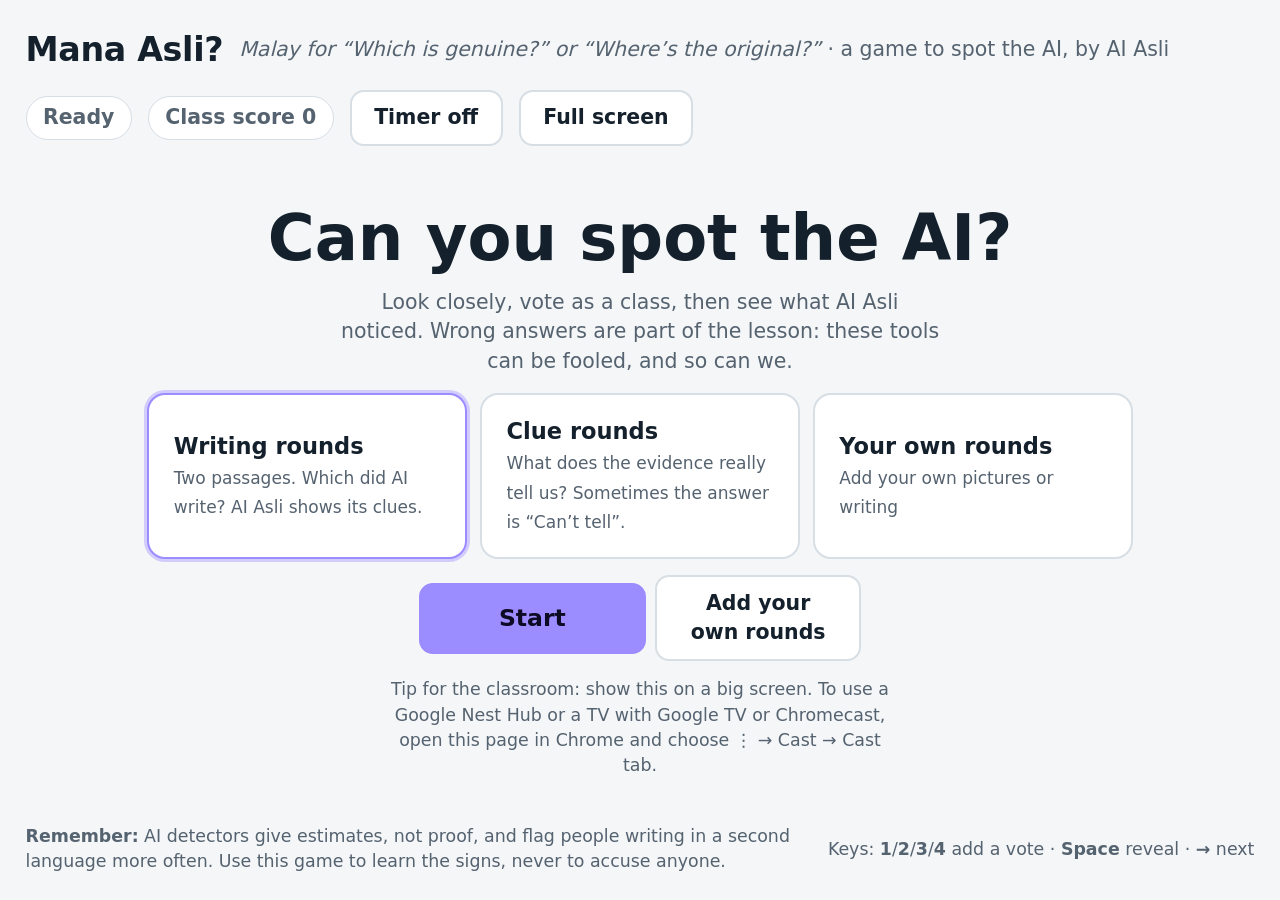
<file: classroom/index.html>
<!doctype html>
<html lang="en">
<head>
<meta charset="utf-8"><link rel="icon" href="../icons/logo.svg" type="image/svg+xml"><link rel="icon" href="../icons/icon32.png" type="image/png" sizes="32x32">
<meta name="viewport" content="width=device-width, initial-scale=1, viewport-fit=cover">
<title>Mana Asli? A classroom game to spot the AI, by AI Asli</title>
<meta name="description" content="A big-screen classroom game: spot AI-written text, weigh the evidence in image clues, and learn why detectors can be wrong.">
<style>
:root{--bg:#F4F6F8;--panel:#FFFFFF;--ink:#14202B;--muted:#55626F;--line:#D7DEE4;--a:#F2B33D;--b:#5BC0EB;--ok:#2E9E68;--bad:#D9573F;--accent:#9B8CFF;color-scheme:light}
@media (prefers-color-scheme:dark){:root:not([data-theme=light]){--bg:#0F1720;--panel:#18222E;--ink:#F3F6F9;--muted:#A7B3BF;--line:#2B3846;--ok:#4CC38A;--bad:#F2705B;color-scheme:dark}}
:root[data-theme=dark]{--bg:#0F1720;--panel:#18222E;--ink:#F3F6F9;--muted:#A7B3BF;--line:#2B3846;--ok:#4CC38A;--bad:#F2705B;color-scheme:dark}
*{box-sizing:border-box}html,body{margin:0;height:100%}body{font:clamp(16px,1.6vw,22px)/1.45 "Segoe UI",system-ui,-apple-system,Roboto,sans-serif;background:var(--bg);color:var(--ink);padding-top:env(safe-area-inset-top,0px);padding-bottom:env(safe-area-inset-bottom,0px)}
button{font:inherit;cursor:pointer;color:inherit}button:focus-visible,a:focus-visible,input:focus-visible,textarea:focus-visible,select:focus-visible{outline:4px solid var(--a);outline-offset:3px}
.app{min-height:100%;display:grid;grid-template-rows:auto 1fr auto;max-width:1500px;margin:0 auto;padding:clamp(12px,2vw,28px)}
header{display:flex;align-items:center;gap:1rem;flex-wrap:wrap}header h1{margin:0;font-size:clamp(22px,2.6vw,38px);letter-spacing:-.01em}header .sub{color:var(--muted)}
.spacer{flex:1}.pill{padding:.3em .8em;border-radius:999px;background:var(--panel);border:1px solid var(--line);color:var(--muted);font-weight:600;white-space:nowrap}
.btn{border:2px solid var(--line);background:var(--panel);border-radius:14px;padding:.55em 1.1em;font-weight:700}.btn:hover{border-color:var(--muted)}.btn.primary{background:var(--accent);border-color:var(--accent);color:#0D0A24}.btn.big{font-size:1.15em;padding:.7em 1.4em}
main{display:grid;align-content:center;gap:clamp(12px,2vw,24px);padding:clamp(10px,2vw,24px) 0}
.start{text-align:center;display:grid;gap:1rem;justify-items:center}.start h2{font-size:clamp(34px,5vw,72px);margin:.2em 0 0;line-height:1.05}.start p{max-width:46ch;color:var(--muted);margin:0 auto}
.modes{display:flex;gap:.8rem;flex-wrap:wrap;justify-content:center}.mode{border:2px solid var(--line);background:var(--panel);border-radius:18px;padding:1em 1.2em;width:min(320px,90vw);text-align:left}.mode[aria-pressed=true]{border-color:var(--accent);box-shadow:0 0 0 3px color-mix(in srgb,var(--accent) 40%,transparent)}.mode b{display:block;font-size:1.1em}.mode small{color:var(--muted)}
.q{font-size:clamp(24px,3.2vw,46px);font-weight:800;text-align:center;margin:0}
.cards{display:grid;grid-template-columns:repeat(auto-fit,minmax(min(100%,420px),1fr));gap:clamp(12px,2vw,24px)}
.card{position:relative;background:var(--panel);border:3px solid var(--line);border-radius:22px;padding:clamp(16px,2vw,28px);display:grid;gap:.6em;align-content:start}
.card .tag{position:absolute;top:-.8em;left:1em;font-weight:800;font-size:1.1em;padding:.1em .7em;border-radius:10px;color:#111}.card.A .tag{background:var(--a)}.card.B .tag{background:var(--b)}
.card p.txt{margin:.4em 0 0;font-size:clamp(18px,2vw,30px);line-height:1.4}.card.win{border-color:var(--ok)}.card.lose{opacity:.75}
.card img{width:100%;max-height:52vh;object-fit:contain;border-radius:12px;background:#000}
.clue{font-family:ui-monospace,Menlo,Consolas,monospace;font-size:clamp(16px,1.7vw,24px);background:color-mix(in srgb,var(--bg) 60%,var(--panel));border-radius:12px;padding:.8em 1em;white-space:pre-wrap;word-break:break-word}
.votes{display:flex;gap:.6rem;flex-wrap:wrap;justify-content:center}.vote{display:flex;align-items:center;gap:.5em;border:2px solid var(--line);background:var(--panel);border-radius:14px;padding:.4em .5em .4em 1em;font-weight:700}
.vote .n{min-width:2.2em;text-align:center;font-size:1.2em}.vote button{width:2.2em;height:2.2em;border-radius:10px;border:0;background:color-mix(in srgb,var(--ink) 12%,transparent);font-weight:800}
.reveal{background:var(--panel);border:2px solid var(--line);border-radius:22px;padding:clamp(14px,2vw,26px);display:grid;gap:.5em}.reveal h3{margin:0;font-size:1.3em}.reveal .right{color:var(--ok)}.reveal .wrong{color:var(--bad)}
.meter{height:.6em;border-radius:999px;background:color-mix(in srgb,var(--ink) 12%,transparent);overflow:hidden}.meter i{display:block;height:100%;background:linear-gradient(90deg,var(--ok),var(--a),var(--bad))}
.hits{display:flex;flex-wrap:wrap;gap:.4em}.hits span{background:color-mix(in srgb,var(--bad) 22%,transparent);border-radius:8px;padding:.1em .5em;font-size:.9em}
mark{background:color-mix(in srgb,var(--bad) 35%,transparent);color:inherit;border-radius:4px;padding:0 .1em}
.discuss{color:var(--muted);font-style:italic}
footer{display:flex;gap:.6rem;align-items:center;flex-wrap:wrap;color:var(--muted);font-size:.85em}footer .fair{flex:1;min-width:260px}
.timer{font-variant-numeric:tabular-nums;font-weight:800}.timer.low{color:var(--bad)}
.builder{background:var(--panel);border:2px solid var(--line);border-radius:22px;padding:1.2em;display:grid;gap:.8em;text-align:left;max-width:900px;width:100%}
.builder textarea,.builder input,.builder select{width:100%;font:inherit;font-size:.9em;padding:.5em .7em;border-radius:10px;border:2px solid var(--line);background:var(--bg);color:var(--ink)}.row{display:flex;gap:.6rem;flex-wrap:wrap;align-items:center}.row>*{flex:1}
.list{display:grid;gap:.4em;font-size:.9em}.list div{display:flex;gap:.6em;align-items:center;border-bottom:1px solid var(--line);padding:.3em 0}.list img{width:64px;height:44px;object-fit:cover;border-radius:6px}
.final{text-align:center;display:grid;gap:1rem;justify-items:center}.final .score{font-size:clamp(60px,10vw,140px);font-weight:900;line-height:1}
.small{font-size:.85em;color:var(--muted)}[hidden]{display:none!important}
@media (prefers-reduced-motion:no-preference){.card,.reveal{animation:pop .25s ease}@keyframes pop{from{transform:translateY(8px);opacity:0}}}
</style>
</head>
<body>
<div class="app">
  <header><h1>Mana Asli?</h1><span class="sub" title="Malay for “Which is genuine?” or “Where’s the original?”"><i>Malay for “Which is genuine?” or “Where’s the original?”</i> · a game to spot the AI, by AI Asli</span><span class="spacer"></span><span class="pill" id="progress">Ready</span><span class="pill" id="scorePill">Class score 0</span><button class="btn" id="timerBtn" aria-pressed="false" title="Turn the 30-second timer on or off">Timer off</button><button class="btn" id="fsBtn">Full screen</button></header>
  <main id="main"></main>
  <footer><span class="fair"><b>Remember:</b> AI detectors give estimates, not proof, and flag people writing in a second language more often. Use this game to learn the signs, never to accuse anyone.</span><span>Keys: <b>1</b>/<b>2</b>/<b>3</b>/<b>4</b> add a vote · <b>Space</b> reveal · <b>→</b> next</span></footer>
</div>
<script src="../detector.js"></script>
<script src="../media.js"></script>
<script src="game.js"></script>
<script src="share.js"></script>
</body>
</html>
</file>
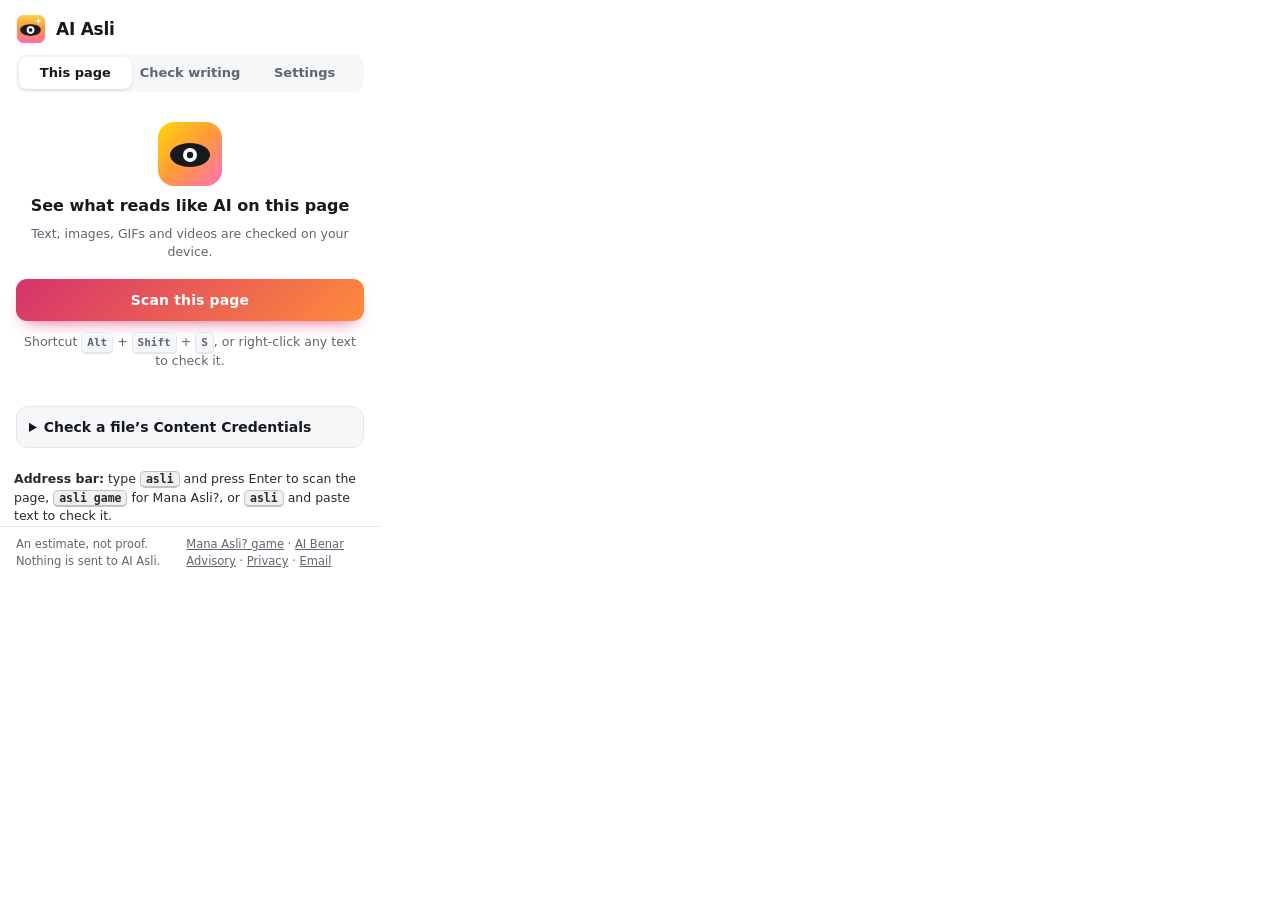
<file: popup.html>
<!doctype html>
<html lang="en">
<head>
<meta charset="utf-8"><link rel="icon" href="icons/logo.svg" type="image/svg+xml"><link rel="icon" href="icons/icon32.png" type="image/png" sizes="32x32">
<title>AI Asli: AI Text, Image and Video Checker</title>
<style>
:root{--bg:#ffffff;--panel:#f6f7f9;--ink:#16191d;--muted:#5d6671;--line:#e3e7eb;--accent:#d6336c;--accent-2:#ff8a3d;--on:#fff;--y:#ffd60a;--o:#ff9a3c;--p:#ff6fb5;--ok:#2f9e6a;color-scheme:light}
@media (prefers-color-scheme:dark){:root{--bg:#17191d;--panel:#202328;--ink:#eef1f4;--muted:#9aa4ae;--line:#30353b;--accent:#ff5c95;--accent-2:#ffa45c;--on:#1a0b11;--ok:#4cc38a;color-scheme:dark}}
*{box-sizing:border-box}
[hidden]{display:none!important}
html,body{margin:0}
body{width:380px;max-height:600px;background:var(--bg);color:var(--ink);font:14px/1.45 system-ui,-apple-system,"Segoe UI",sans-serif;display:flex;flex-direction:column}
button,textarea,input,select{font:inherit;color:inherit}
button{cursor:pointer}
:focus-visible{outline:2px solid var(--accent);outline-offset:2px;border-radius:8px}
header{display:flex;align-items:center;gap:10px;padding:14px 16px 10px}
header img{width:30px;height:30px;border-radius:8px}
header h1{font-size:17px;margin:0;letter-spacing:-.015em}
header .ver{margin-left:auto;font-size:11.5px;color:var(--muted)}
.tabs{display:flex;gap:2px;margin:0 16px;padding:3px;border-radius:11px;background:var(--panel)}
.tabs button{flex:1;height:32px;border:0;border-radius:8px;background:transparent;color:var(--muted);font-weight:650;font-size:13px}
.tabs button[aria-selected=true]{background:var(--bg);color:var(--ink);box-shadow:0 1px 3px rgba(0,0,0,.12)}
main{overflow:auto;padding:12px 16px 14px;flex:1}
section{display:grid;gap:12px}
.primary{width:100%;height:42px;border:0;border-radius:11px;background:linear-gradient(135deg,var(--accent),var(--accent-2));color:#fff;font-weight:750;letter-spacing:.01em;box-shadow:0 8px 18px -10px var(--accent)}
.primary:hover{filter:brightness(1.05)}.primary:disabled{opacity:.5;cursor:default;box-shadow:none}
.ghost{height:34px;padding:0 12px;border:1px solid var(--line);border-radius:9px;background:var(--bg);font-weight:600;font-size:13px}
.ghost:hover{background:var(--panel)}
.row{display:flex;gap:8px;align-items:center}.row>*{flex:1}
.hero{display:grid;justify-items:center;text-align:center;gap:8px;padding:18px 8px 6px}
.hero svg{width:64px;height:64px}
.hero h2{margin:0;font-size:16px}
.muted{color:var(--muted);font-size:12.5px;margin:0}
kbd{font:600 11px/1 ui-monospace,monospace;padding:3px 5px;border:1px solid var(--line);border-bottom-width:2px;border-radius:5px;background:var(--panel)}
.card{background:var(--panel);border-radius:14px;padding:12px}
.score{display:grid;grid-template-columns:84px 1fr;gap:12px;align-items:center}
.ring{position:relative;width:84px;height:84px}
.ring svg{width:84px;height:84px;transform:rotate(-90deg)}
.ring b{position:absolute;inset:0;display:grid;place-items:center;font-size:22px;font-variant-numeric:tabular-nums;letter-spacing:-.02em}
.ring b small{font-size:12px;font-weight:600}
.verdict{font-weight:700;font-size:14.5px;line-height:1.3}
.chips{display:flex;flex-wrap:wrap;gap:6px;margin-top:6px}
.chip{display:inline-flex;align-items:center;gap:5px;padding:2px 8px;border-radius:999px;background:var(--bg);border:1px solid var(--line);font-size:12px;font-weight:600}
.chip i{width:9px;height:9px;border-radius:50%}
.y{background:var(--y)}.o{background:var(--o)}.p{background:var(--p)}.n{background:var(--ok)}
h3{margin:2px 0 0;font-size:12.5px;text-transform:uppercase;letter-spacing:.06em;color:var(--muted)}
.list{display:grid;gap:6px}
.item{display:grid;grid-template-columns:auto 1fr;gap:10px;align-items:center;width:100%;text-align:left;padding:8px 10px;border:1px solid var(--line);border-radius:10px;background:var(--bg)}
.item:hover{border-color:var(--accent)}
.item .txt{font-size:12.5px;line-height:1.35;display:-webkit-box;-webkit-line-clamp:2;-webkit-box-orient:vertical;overflow:hidden}
.pill{min-width:44px;text-align:center;padding:3px 6px;border-radius:8px;font-weight:800;font-size:12px;color:#1b1f24;font-variant-numeric:tabular-nums}
.thumb{width:44px;height:44px;border-radius:8px;object-fit:cover;background:var(--panel);display:block}
.mediaRow{grid-template-columns:44px 1fr auto}
.note{display:flex;gap:8px;align-items:flex-start;padding:10px;border-radius:10px;background:color-mix(in srgb,var(--accent) 9%,var(--bg));font-size:12.5px}
textarea{width:100%;min-height:128px;resize:vertical;padding:10px 12px;border:1px solid var(--line);border-radius:11px;background:var(--bg);line-height:1.45}
textarea:focus{outline:none;border-color:var(--accent);box-shadow:0 0 0 3px color-mix(in srgb,var(--accent) 22%,transparent)}
.meter{height:8px;border-radius:999px;background:var(--line);overflow:hidden}.meter i{display:block;height:100%;border-radius:999px}
.give{display:grid;gap:5px}
.give div{display:flex;align-items:center;gap:6px;flex-wrap:wrap;font-size:12.5px}
.give q{font-weight:700;quotes:"“" "”"}
.give .alt{color:var(--ok);font-weight:600}
ul.tips{margin:0;padding-left:18px;display:grid;gap:4px;font-size:12.5px}
.preview{font-size:12.5px;line-height:1.6;max-height:160px;overflow:auto;padding:10px;border:1px solid var(--line);border-radius:10px;background:var(--bg)}
.preview span{border-radius:3px;padding:1px 0}
.preview .sy{background:rgba(255,214,10,.35)}.preview .so{background:rgba(255,154,60,.35)}.preview .sp{background:rgba(255,111,181,.35)}
label.sw{display:flex;align-items:center;justify-content:space-between;gap:10px;font-size:13.5px;cursor:pointer;padding:4px 0}
label.sw input{appearance:none;width:36px;height:21px;border-radius:999px;background:var(--line);position:relative;flex:none;transition:background .15s;cursor:pointer}
label.sw input::after{content:"";position:absolute;top:2px;left:2px;width:17px;height:17px;border-radius:50%;background:#fff;box-shadow:0 1px 2px rgba(0,0,0,.25);transition:left .15s}
label.sw input:checked{background:var(--accent)}label.sw input:checked::after{left:17px}
input[type=range]{width:100%;accent-color:var(--accent)}
.set{display:grid;gap:4px;padding:10px 0;border-bottom:1px solid var(--line)}
.set:last-child{border:0}
footer{padding:9px 16px;border-top:1px solid var(--line);font-size:11.5px;color:var(--muted);display:flex;justify-content:space-between;gap:8px}
footer a{color:inherit}
.toast{position:fixed;left:50%;bottom:44px;transform:translate(-50%,8px);opacity:0;background:var(--ink);color:var(--bg);padding:7px 12px;border-radius:9px;font-size:12.5px;font-weight:600;transition:.2s;pointer-events:none}
.toast.show{opacity:1;transform:translate(-50%,0)}
@media (prefers-reduced-motion:reduce){*{transition:none!important}}
.card.fair{background:#FFF7E6;border:1px solid #F2D49B;color:#5B4100;font-size:12.5px;line-height:1.45}
.cc{margin-top:12px;border:1px solid var(--line);border-radius:12px;background:var(--panel);padding:10px 12px}
.cc summary{cursor:pointer;font-weight:700}
.cc-pick{display:block;margin:8px 0}.cc-pick input{position:absolute;opacity:0;width:1px;height:1px}
.cc-pick span{display:inline-block;padding:8px 14px;border-radius:10px;border:1px solid var(--line);background:var(--bg);font-weight:650;cursor:pointer}
.cc-pick input:focus-visible+span{outline:2px solid var(--accent);outline-offset:2px}
.cc-v{border-radius:10px;padding:10px;margin-top:6px;border:1px solid var(--line);background:var(--bg)}
.cc-v h3{margin:0 0 4px;font-size:14px}.cc-v dl{display:grid;grid-template-columns:auto 1fr;gap:3px 10px;margin:8px 0 0;font-size:12.5px}.cc-v dt{color:var(--muted)}.cc-v dd{margin:0;overflow-wrap:anywhere}
.cc-v ul{margin:8px 0 0;padding-left:18px;font-size:12.5px}.cc-ok h3{color:#2f855a}.cc-warn h3{color:#8a5a12}.cc-bad h3{color:#c53030}
@media (prefers-color-scheme:dark){.cc-ok h3{color:#68d391}.cc-warn h3{color:#f6ad55}.cc-bad h3{color:#fc8181}}
</style>
<style>.omni{margin:8px 0 0;font-size:12.5px;line-height:1.5;color:inherit;opacity:.92}.omni b{font-weight:700}.omni kbd{font:600 11.5px ui-monospace,SFMono-Regular,Menlo,monospace;border:1px solid rgba(127,127,127,.45);border-bottom-width:2px;border-radius:5px;padding:0 5px;background:rgba(127,127,127,.12);white-space:nowrap}</style></head>
<body>
<header><img src="icons/icon48.png" alt=""><h1>AI Asli</h1><span class="ver" id="ver"></span></header>
<nav class="tabs" role="tablist" aria-label="Sections">
  <button role="tab" id="t-page" aria-controls="s-page" aria-selected="true">This page</button>
  <button role="tab" id="t-text" aria-controls="s-text" aria-selected="false">Check writing</button>
  <button role="tab" id="t-set" aria-controls="s-set" aria-selected="false">Settings</button>
</nav>
<main>
  <!-- PAGE -->
  <section id="s-page" role="tabpanel" aria-labelledby="t-page">
    <div class="hero" id="hero">
      <svg viewBox="0 0 64 64" aria-hidden="true"><defs><linearGradient id="g" x1="0" y1="0" x2="1" y2="1"><stop offset="0" stop-color="#ffd60a"/><stop offset=".5" stop-color="#ff9a3c"/><stop offset="1" stop-color="#ff6fb5"/></linearGradient></defs><rect width="64" height="64" rx="16" fill="url(#g)"/><ellipse cx="32" cy="33" rx="20" ry="12" fill="#16191d"/><circle cx="32" cy="33" r="7" fill="#fff"/><circle cx="32" cy="33" r="3.2" fill="#16191d"/></svg>
      <h2>See what reads like AI on this page</h2>
      <p class="muted">Text, images, GIFs and videos are checked on your device.</p>
    </div>
    <button class="primary" id="scan">Scan this page</button>
    <p class="muted" style="text-align:center" id="shortcut">Shortcut <kbd>Alt</kbd> + <kbd>Shift</kbd> + <kbd>S</kbd>, or right-click any text to check it.</p>
    <div id="results" hidden aria-live="polite"></div>
    <p class="muted" id="week"></p>
    <details class="cc" id="ccBox">
      <summary>Check a file’s Content Credentials</summary>
      <p class="muted">Choose an image or video, for example one someone sent you. AI Asli verifies its Content Credentials (C2PA) on this device: nothing is uploaded.</p>
      <label class="cc-pick"><input type="file" id="ccFile" accept="image/*,video/mp4,video/quicktime,.heic,.avif,.webp"><span>Choose a file</span></label>
      <div id="ccOut" aria-live="polite"></div>
    </details>
  </section>

  <!-- WRITING -->
  <section id="s-text" role="tabpanel" aria-labelledby="t-text" hidden>
    <label for="txt" class="muted">Paste any text, including your own draft, to see how AI-like it reads and how to make it sound more like you.</label>
    <textarea id="txt" placeholder="Paste text here (at least 25 words)"></textarea>
    <div class="row"><span class="muted" id="wc">0 words</span><button class="primary" id="checkTxt" disabled style="flex:0 0 150px;height:38px">Check writing</button></div>
    <div id="tResults" hidden aria-live="polite"></div>
  </section>

  <!-- SETTINGS -->
  <section id="s-set" role="tabpanel" aria-labelledby="t-set" hidden>
    <div class="set"><div class="row" style="justify-content:space-between"><strong style="flex:none">Highlight from</strong><strong id="thOut" style="flex:none">50%</strong></div><input type="range" id="threshold" min="50" max="90" step="5" value="50" aria-label="Only highlight above this likelihood"><p class="muted">Raise this to see only the strongest cases.</p></div>
    <div class="set">
      <label class="sw">Underline giveaway phrases<input type="checkbox" id="phrases"></label>
      <label class="sw">Check images, GIFs and videos<input type="checkbox" id="media"></label>
      <label class="sw">Keep checking as the page loads more<input type="checkbox" id="watch"></label>
    </div>
    <div class="set">
      <label class="sw">Read image details (deeper media check)<input type="checkbox" id="deep"></label>
      <label class="sw">Scan every page automatically<input type="checkbox" id="auto"></label>
      <p class="muted">Both ask Chrome for access to the sites you visit, so AI Asli can read image metadata or scan without a click. Nothing is sent to AI Asli.</p>
    </div>
    <div class="set"><label for="skip"><strong>Never scan these sites</strong></label><textarea id="skip" style="min-height:58px" placeholder="example.com, mail.google.com"></textarea></div>
    <div class="set"><div class="row"><button class="ghost" id="clear">Remove highlights</button><button class="ghost" id="resetStats">Clear my stats</button></div><button class="ghost" id="welcome">How AI Asli works</button></div>
  </section>
</main>
<p class="omni" style="padding:0 14px"><b>Address bar:</b> type <kbd>asli</kbd> and press Enter to scan the page, <kbd>asli game</kbd> for Mana Asli?, or <kbd>asli</kbd> and paste text to check it.</p>
<footer><span>An estimate, not proof. Nothing is sent to AI Asli.</span><span><a href="classroom/index.html" id="gameLink" title="Mana Asli? (Malay for “Which is genuine?” or “Where’s the original?”): a classroom game to spot AI-made passages and pictures">Mana Asli? game</a> · <a href="https://suhaimizainalshah.github.io/AI-Benar-Advisory/" target="_blank" rel="noopener">AI Benar Advisory</a> · <a href="https://github.com/suhaimizainalshah/ai-asli/blob/main/privacy.html" target="_blank" rel="noopener">Privacy</a> · <a href="mailto:suhaimizainalshah@gmail.com">Email</a></span></footer>
<div class="toast" id="toast" role="status"></div>
<script src="detector.js"></script>
<script src="popup.js"></script>
</body>
</html>
</file>
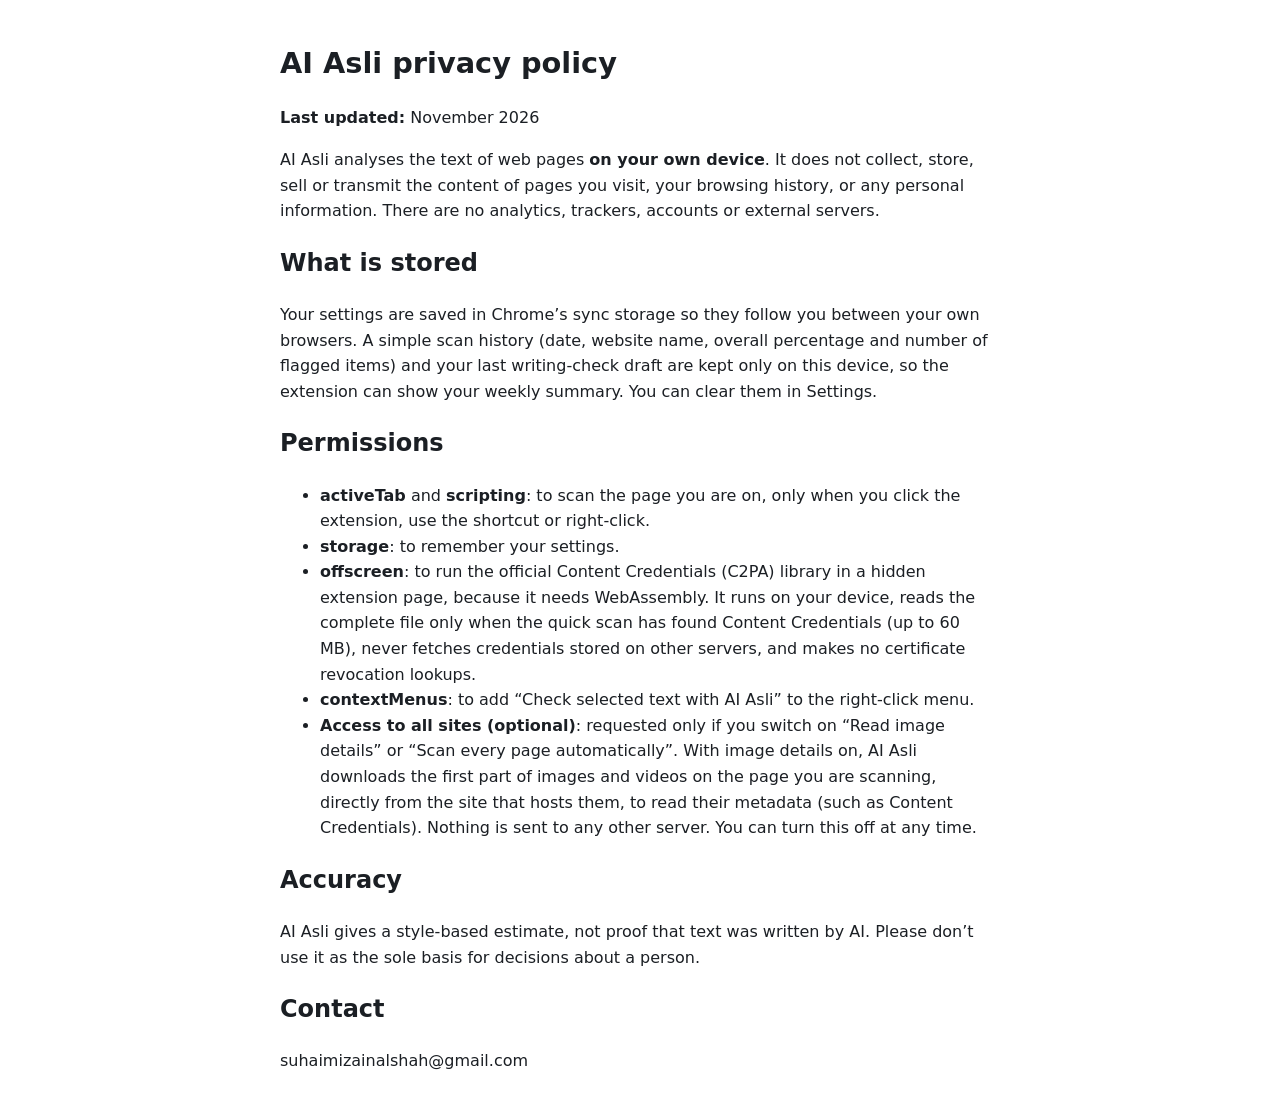
<file: privacy.html>
<!doctype html><html lang="en"><head><meta charset="utf-8"><link rel="icon" href="icons/logo.svg" type="image/svg+xml"><link rel="icon" href="icons/icon32.png" type="image/png" sizes="32x32"><meta name="viewport" content="width=device-width, initial-scale=1"><title>AI Asli privacy policy</title>
<style>body{font:16px/1.6 system-ui,sans-serif;max-width:720px;margin:40px auto;padding:0 20px;color:#1b1f24}h1{font-size:1.8rem}</style></head><body>
<h1>AI Asli privacy policy</h1>
<p><strong>Last updated:</strong> November 2026</p>
<p>AI Asli analyses the text of web pages <strong>on your own device</strong>. It does not collect, store, sell or transmit the content of pages you visit, your browsing history, or any personal information. There are no analytics, trackers, accounts or external servers.</p>
<h2>What is stored</h2>
<p>Your settings are saved in Chrome’s sync storage so they follow you between your own browsers. A simple scan history (date, website name, overall percentage and number of flagged items) and your last writing-check draft are kept only on this device, so the extension can show your weekly summary. You can clear them in Settings.</p>
<h2>Permissions</h2>
<ul>
<li><strong>activeTab</strong> and <strong>scripting</strong>: to scan the page you are on, only when you click the extension, use the shortcut or right-click.</li>
<li><strong>storage</strong>: to remember your settings.</li>
<li><strong>offscreen</strong>: to run the official Content Credentials (C2PA) library in a hidden extension page, because it needs WebAssembly. It runs on your device, reads the complete file only when the quick scan has found Content Credentials (up to 60 MB), never fetches credentials stored on other servers, and makes no certificate revocation lookups.</li>
<li><strong>contextMenus</strong>: to add “Check selected text with AI Asli” to the right-click menu.</li>
<li><strong>Access to all sites (optional)</strong>: requested only if you switch on “Read image details” or “Scan every page automatically”. With image details on, AI Asli downloads the first part of images and videos on the page you are scanning, directly from the site that hosts them, to read their metadata (such as Content Credentials). Nothing is sent to any other server. You can turn this off at any time.</li>
</ul>
<h2>Accuracy</h2>
<p>AI Asli gives a style-based estimate, not proof that text was written by AI. Please don’t use it as the sole basis for decisions about a person.</p>
<h2>Contact</h2>
<p>suhaimizainalshah@gmail.com</p>
</body></html>
</file>
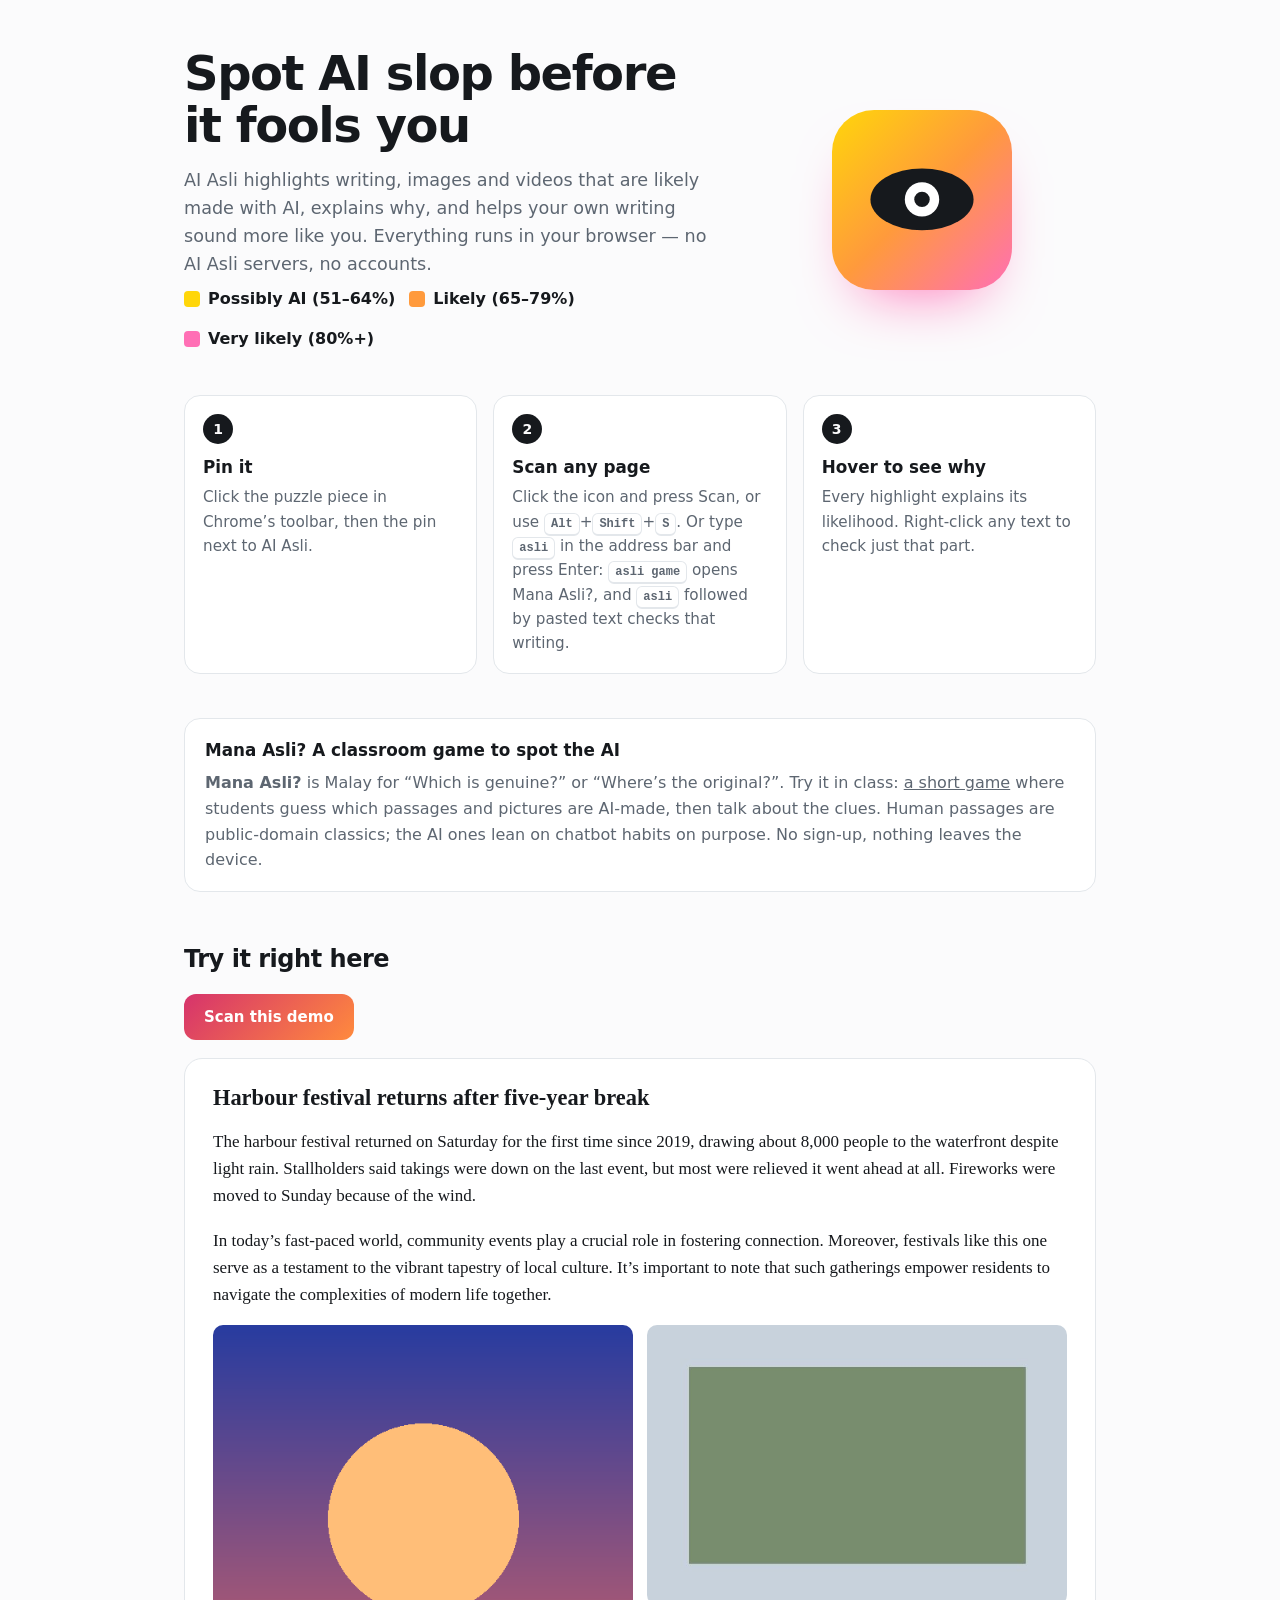
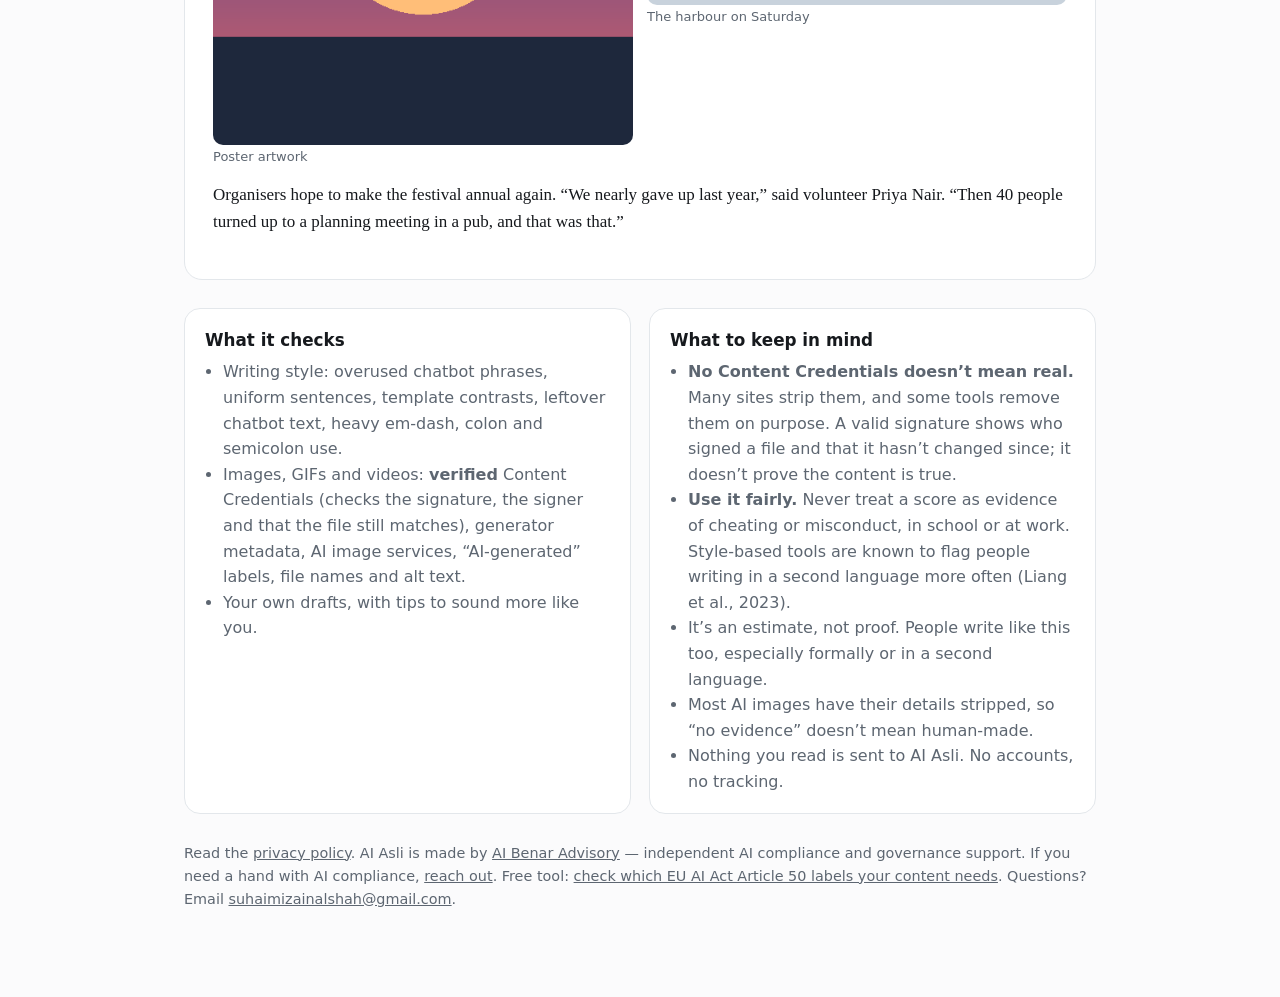
<file: welcome.html>
<!doctype html>
<html lang="en">
<head>
<meta charset="utf-8"><link rel="icon" href="icons/logo.svg" type="image/svg+xml"><link rel="icon" href="icons/icon32.png" type="image/png" sizes="32x32"><meta name="viewport" content="width=device-width, initial-scale=1">
<title>Welcome to AI Asli: AI Text, Image and Video Checker</title>
<link rel="stylesheet" href="content.css">
<style>
:root{--bg:#fbfbfc;--panel:#fff;--ink:#16191d;--muted:#5d6671;--line:#e3e7eb;--accent:#d6336c;--accent-2:#ff8a3d;color-scheme:light}
@media (prefers-color-scheme:dark){:root{--bg:#121417;--panel:#1b1e22;--ink:#eef1f4;--muted:#9aa4ae;--line:#2e3339;--accent:#ff5c95;--accent-2:#ffa45c;color-scheme:dark}}
*{box-sizing:border-box}
body{margin:0;background:var(--bg);color:var(--ink);font:16px/1.6 system-ui,-apple-system,"Segoe UI",sans-serif}
.wrap{max-width:960px;margin:0 auto;padding:48px 24px 72px}
.hero{display:grid;grid-template-columns:1.2fr .8fr;gap:40px;align-items:center}
.hero h1{font-size:clamp(2rem,4.5vw,3rem);line-height:1.08;letter-spacing:-.03em;margin:0 0 14px}
.hero p{color:var(--muted);font-size:1.1rem;margin:0}
.logo{width:180px;height:180px;justify-self:center;border-radius:42px;background:linear-gradient(135deg,#ffd60a,#ff9a3c 50%,#ff6fb5);display:grid;place-items:center;box-shadow:0 30px 60px -30px #ff6fb5}
.logo svg{width:110px}
.steps{display:grid;grid-template-columns:repeat(3,1fr);gap:16px;margin:44px 0}
.step{background:var(--panel);border:1px solid var(--line);border-radius:16px;padding:18px}
.step b{display:grid;place-items:center;width:30px;height:30px;border-radius:50%;background:var(--ink);color:var(--bg);font-size:14px;margin-bottom:10px}
.step h3{margin:0 0 4px;font-size:1.05rem}.step p{margin:0;color:var(--muted);font-size:.95rem}
kbd{font:600 12px/1 ui-monospace,monospace;padding:3px 6px;border:1px solid var(--line);border-bottom-width:2px;border-radius:6px;background:var(--panel)}
.legend{display:flex;gap:14px;flex-wrap:wrap;margin:8px 0 0}
.legend span{display:flex;align-items:center;gap:8px;font-weight:600}
.legend i{width:16px;height:16px;border-radius:4px}
h2{font-size:1.5rem;letter-spacing:-.02em;margin:48px 0 10px}
.demo{background:var(--panel);border:1px solid var(--line);border-radius:18px;padding:26px 28px;font-family:Georgia,serif;font-size:17px}
.demo h4{font:700 1.4rem Georgia,serif;margin:0 0 12px}
.demo .imgs{display:grid;grid-template-columns:1fr 1fr;gap:14px;margin:16px 0}
.demo img{width:100%;border-radius:10px;display:block}
.demo figcaption{font:13px system-ui;color:var(--muted);margin-top:4px}
.btn{display:inline-flex;align-items:center;gap:8px;height:46px;padding:0 20px;border:0;border-radius:12px;background:linear-gradient(135deg,var(--accent),var(--accent-2));color:#fff;font:700 15px system-ui;cursor:pointer;margin:6px 0 18px}
.grid2{display:grid;grid-template-columns:1fr 1fr;gap:18px}
.box{background:var(--panel);border:1px solid var(--line);border-radius:16px;padding:18px 20px}
.box h3{margin:0 0 6px;font-size:1.05rem}.box ul{margin:0;padding-left:18px;color:var(--muted)}
@media (max-width:760px){.hero,.steps,.grid2,.demo .imgs{grid-template-columns:1fr}.logo{display:none}}
</style>
</head>
<body><div class="wrap">
<section class="hero">
  <div><h1>Spot AI slop before it fools you</h1><p>AI Asli highlights writing, images and videos that are likely made with AI, explains why, and helps your own writing sound more like you. Everything runs in your browser — no AI Asli servers, no accounts.</p>
  <div class="legend" aria-label="Highlight colours"><span><i style="background:#ffd60a"></i>Possibly AI (51–64%)</span><span><i style="background:#ff9a3c"></i>Likely (65–79%)</span><span><i style="background:#ff6fb5"></i>Very likely (80%+)</span></div></div>
  <div class="logo" aria-hidden="true"><svg viewBox="0 0 64 40"><ellipse cx="32" cy="20" rx="30" ry="18" fill="#16191d"/><circle cx="32" cy="20" r="10" fill="#fff"/><circle cx="32" cy="20" r="4.5" fill="#16191d"/></svg></div>
</section>
<section class="steps">
  <div class="step"><b>1</b><h3>Pin it</h3><p>Click the puzzle piece in Chrome’s toolbar, then the pin next to AI Asli.</p></div>
  <div class="step"><b>2</b><h3>Scan any page</h3><p>Click the icon and press Scan, or use <kbd>Alt</kbd>+<kbd>Shift</kbd>+<kbd>S</kbd>. Or type <kbd>asli</kbd> in the address bar and press Enter: <kbd>asli game</kbd> opens Mana Asli?, and <kbd>asli</kbd> followed by pasted text checks that writing.</p></div>
  <div class="step"><b>3</b><h3>Hover to see why</h3><p>Every highlight explains its likelihood. Right-click any text to check just that part.</p></div>
</section>
<section class="box" style="margin-top:28px">
  <h3>Mana Asli? A classroom game to spot the AI</h3>
  <p style="margin:0;color:var(--muted)"><b>Mana Asli?</b> is Malay for “Which is genuine?” or “Where’s the original?”. Try it in class: <a href="classroom/index.html" style="color:inherit">a short game</a> where students guess which passages and pictures are AI-made, then talk about the clues. Human passages are public-domain classics; the AI ones lean on chatbot habits on purpose. No sign-up, nothing leaves the device.</p>
</section>
<h2>Try it right here</h2>
<button class="btn" id="try">Scan this demo</button>
<article class="demo">
  <h4>Harbour festival returns after five-year break</h4>
  <p>The harbour festival returned on Saturday for the first time since 2019, drawing about 8,000 people to the waterfront despite light rain. Stallholders said takings were down on the last event, but most were relieved it went ahead at all. Fireworks were moved to Sunday because of the wind.</p>
  <p>In today’s fast-paced world, community events play a crucial role in fostering connection. Moreover, festivals like this one serve as a testament to the vibrant tapestry of local culture. It’s important to note that such gatherings empower residents to navigate the complexities of modern life together.</p>
  <div class="imgs"><figure style="margin:0"><img src="demo/demo-ai.png" alt="Sunset over the sea"><figcaption>Poster artwork</figcaption></figure><figure style="margin:0"><img src="demo/demo-photo.jpg" alt="The harbour on Saturday"><figcaption>The harbour on Saturday</figcaption></figure></div>
  <p>Organisers hope to make the festival annual again. “We nearly gave up last year,” said volunteer Priya Nair. “Then 40 people turned up to a planning meeting in a pub, and that was that.”</p>
</article>
<section class="grid2" style="margin-top:28px">
  <div class="box"><h3>What it checks</h3><ul><li>Writing style: overused chatbot phrases, uniform sentences, template contrasts, leftover chatbot text, heavy em-dash, colon and semicolon use.</li><li>Images, GIFs and videos: <b>verified</b> Content Credentials (checks the signature, the signer and that the file still matches), generator metadata, AI image services, “AI-generated” labels, file names and alt text.</li><li>Your own drafts, with tips to sound more like you.</li></ul></div>
  <div class="box"><h3>What to keep in mind</h3><ul><li><b>No Content Credentials doesn’t mean real.</b> Many sites strip them, and some tools remove them on purpose. A valid signature shows who signed a file and that it hasn’t changed since; it doesn’t prove the content is true.</li><li><b>Use it fairly.</b> Never treat a score as evidence of cheating or misconduct, in school or at work. Style-based tools are known to flag people writing in a second language more often (Liang et al., 2023).</li><li>It’s an estimate, not proof. People write like this too, especially formally or in a second language.</li><li>Most AI images have their details stripped, so “no evidence” doesn’t mean human-made.</li><li>Nothing you read is sent to AI Asli. No accounts, no tracking.</li></ul></div>
</section>
<p style="margin-top:28px;color:var(--muted);font-size:.9rem">Read the <a href="https://github.com/suhaimizainalshah/ai-asli/blob/main/privacy.html" target="_blank" rel="noopener" style="color:inherit">privacy policy</a>. AI Asli is made by <a href="https://suhaimizainalshah.github.io/AI-Benar-Advisory/" target="_blank" rel="noopener" style="color:inherit">AI Benar Advisory</a> — independent AI compliance and governance support. If you need a hand with AI compliance, <a href="https://suhaimizainalshah.github.io/AI-Benar-Advisory/" target="_blank" rel="noopener" style="color:inherit">reach out</a>. Free tool: <a href="https://suhaimizainalshah.github.io/AI-Benar-Advisory/tools/article-50-labelling-helper.html" target="_blank" rel="noopener" style="color:inherit">check which EU AI Act Article 50 labels your content needs</a>. Questions? Email <a href="mailto:suhaimizainalshah@gmail.com" style="color:inherit">suhaimizainalshah@gmail.com</a>.</p>
</div>
<script src="detector.js"></script><script src="media.js"></script><script src="content.js"></script>
<script src="welcome.js"></script>
</body></html>
</file>
<file: content.css>
/* AI Asli highlights: yellow (51-64%), translucent orange (65-79%), pink (80%+) */
.aiasli-y,.aiasli-o,.aiasli-p{border-radius:4px;box-decoration-break:clone;-webkit-box-decoration-break:clone;transition:background-color .2s;cursor:help}
.aiasli-y{background-color:rgba(255,224,0,.30)!important;box-shadow:inset 3px 0 0 rgba(230,190,0,.9)}
.aiasli-o{background-color:rgba(255,150,40,.28)!important;box-shadow:inset 3px 0 0 rgba(255,130,20,.95)}
.aiasli-p{background-color:rgba(255,105,180,.28)!important;box-shadow:inset 3px 0 0 rgba(235,70,150,.95)}
mark.aiasli-phrase{background:transparent!important;color:inherit!important;text-decoration:underline wavy rgba(200,40,120,.75);text-decoration-thickness:1.5px;text-underline-offset:3px;padding:0}
.aiasli-tip,.aiasli-toast{position:fixed;z-index:2147483647;max-width:340px;padding:12px 14px;border-radius:12px;background:#1b1f24;color:#f1f3f5;font:13px/1.45 system-ui,-apple-system,"Segoe UI",sans-serif;box-shadow:0 14px 40px -12px rgba(0,0,0,.5);opacity:0;transform:translateY(4px);transition:opacity .12s,transform .12s;pointer-events:none;text-align:left;letter-spacing:normal;text-transform:none}
.aiasli-tip.aiasli-show,.aiasli-toast.aiasli-show{opacity:1;transform:none}
.aiasli-toast{right:16px;bottom:16px;pointer-events:auto}
.aiasli-tip ul,.aiasli-toast ul{margin:8px 0 0;padding-left:18px}
.aiasli-tip li,.aiasli-toast li{margin:2px 0;color:#dfe3e8}
.aiasli-head{display:flex;align-items:center;gap:8px;font-size:14px}
.aiasli-head strong{font-size:16px}
.aiasli-chip{width:12px;height:12px;border-radius:50%;flex:none}
.aiasli-chip-y{background:#ffe000}.aiasli-chip-o{background:#ff9628}.aiasli-chip-p{background:#ff69b4}.aiasli-chip-n{background:#6ad19b}
.aiasli-foot{margin:8px 0 0;color:#aab2bb;font-size:12px}
@media (prefers-reduced-motion:reduce){.aiasli-tip,.aiasli-toast{transition:none}}
.aiasli-sub{margin-top:3px;color:#aab2bb;font-size:12px}
.aiasli-head span:last-child{color:#f1f3f5}
.aiasli-badge{position:absolute;z-index:2147483646;padding:3px 8px;border-radius:999px;font:700 11.5px/1.3 system-ui,-apple-system,"Segoe UI",sans-serif;color:#1b1f24;box-shadow:0 4px 12px -4px rgba(0,0,0,.45);pointer-events:none;letter-spacing:.01em}
.aiasli-badge-y{background:#ffe14d}.aiasli-badge-o{background:#ffa24a}.aiasli-badge-p{background:#ff7fbf}
@keyframes aiasli-flash{0%,100%{box-shadow:0 0 0 0 rgba(235,70,150,0)}30%{box-shadow:0 0 0 6px rgba(235,70,150,.55)}}
.aiasli-flash{animation:aiasli-flash 1.2s ease 2}
@media (prefers-reduced-motion:reduce){.aiasli-flash{animation:none;outline:3px solid rgba(235,70,150,.8)}}
</file>
